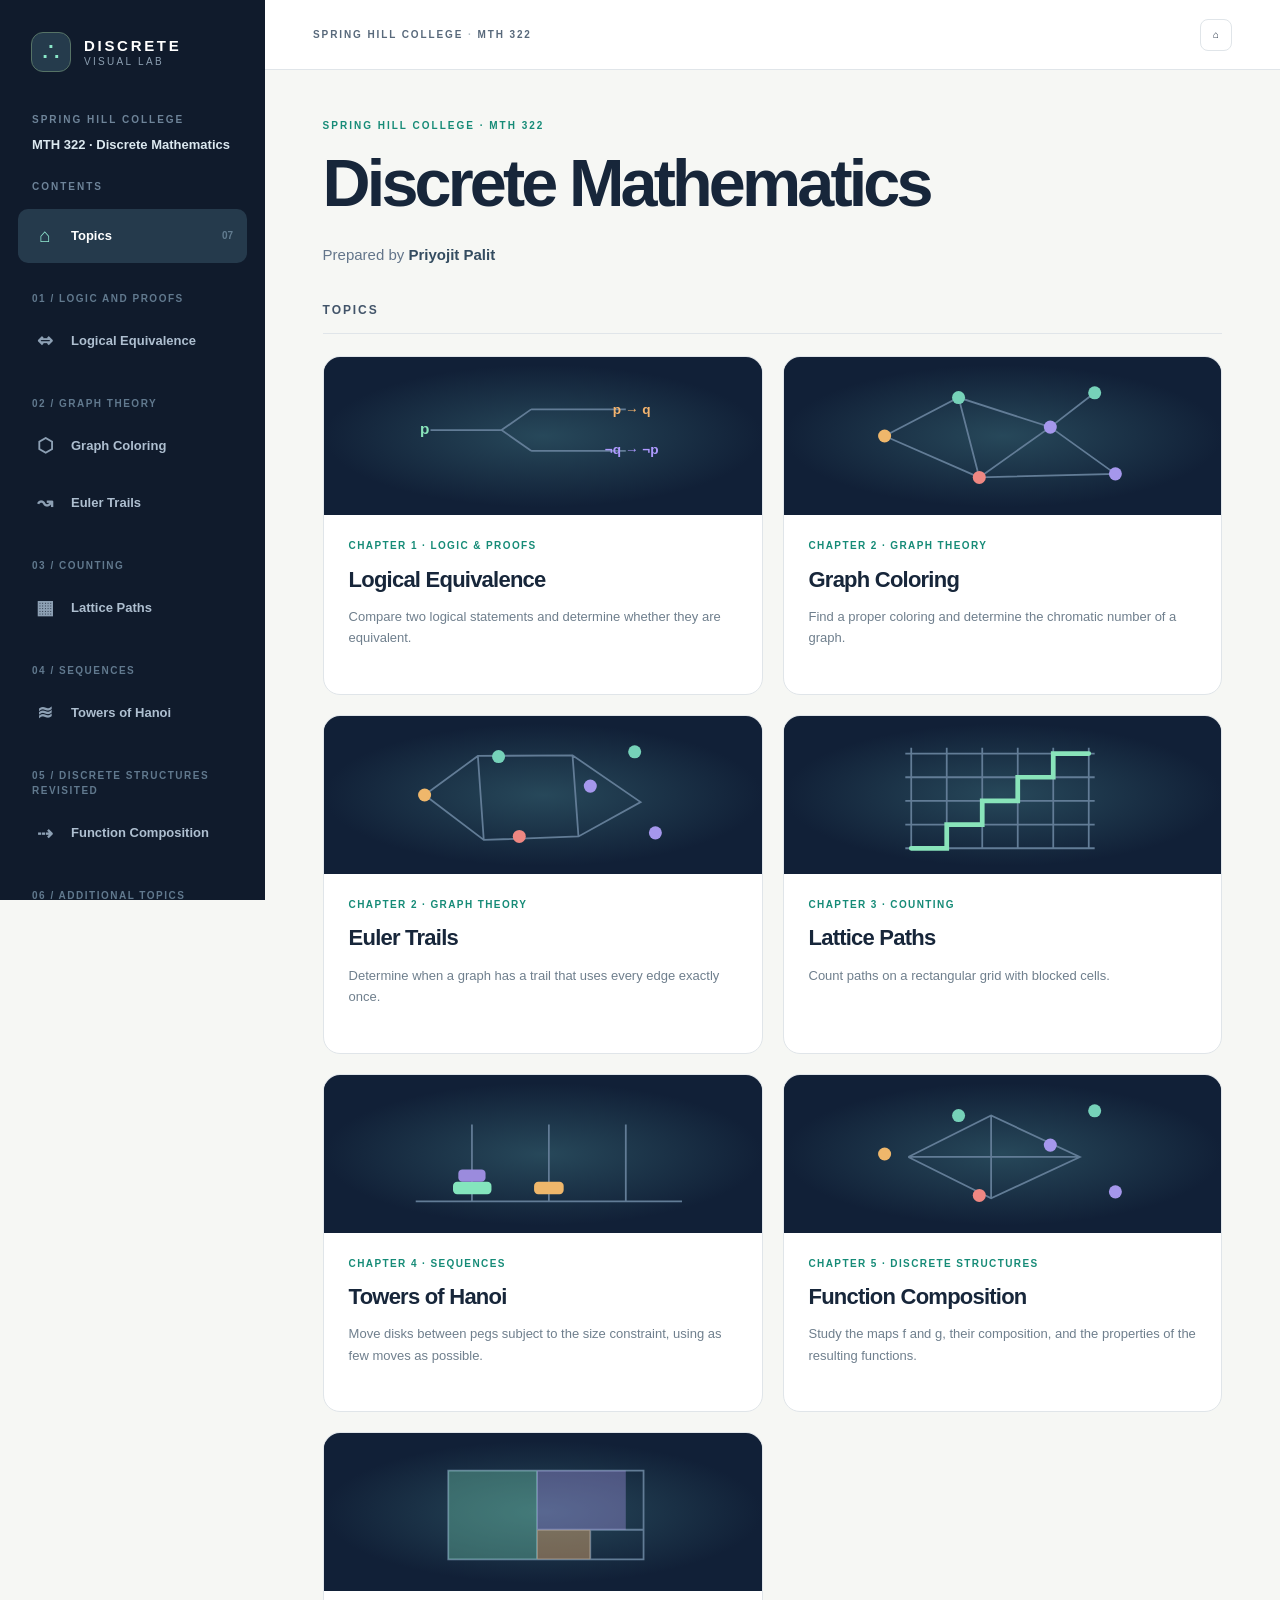
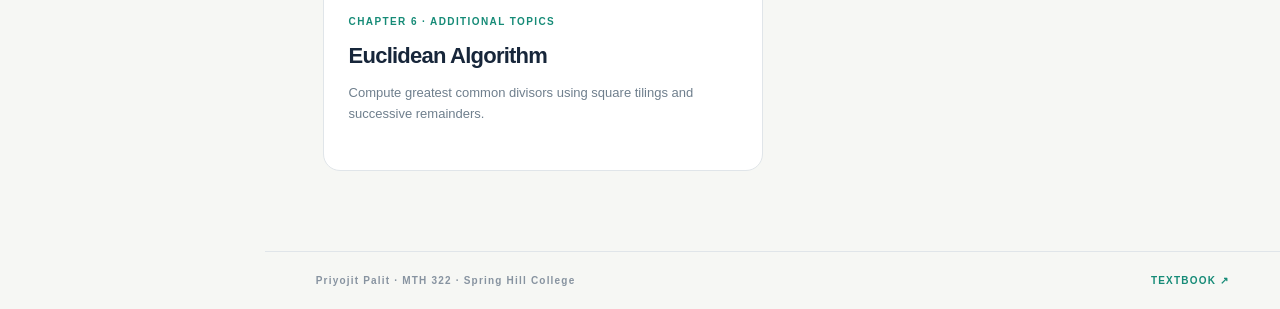
<file: index.html>
<!doctype html>
<html lang="en">
<head>
<meta charset="utf-8">
<meta name="viewport" content="width=device-width,initial-scale=1">
<meta name="theme-color" content="#0e1626">
<meta name="description" content="MTH 322 Discrete Mathematics course visualizations prepared by Priyojit Palit for Spring Hill College.">
<meta name="author" content="Priyojit Palit">
<meta property="og:title" content="MTH 322 — Discrete Mathematics | Spring Hill College">
<meta property="og:description" content="Course visualizations prepared by Priyojit Palit.">
<title>MTH 322 — Discrete Mathematics | Spring Hill College</title>
<link rel="stylesheet" href="styles.css">
<link rel="stylesheet" href="practice.css">
</head>
<body>
<div class="shell">
  <aside class="sidebar" id="sidebar">
    <a class="brand" href="#home" aria-label="Discrete Visual Lab home"><span class="brand-mark">∴</span><span><strong>DISCRETE</strong><small>VISUAL LAB</small></span></a>
    <div class="side-overline">SPRING HILL COLLEGE</div><div class="sidebar-course">MTH 322 · Discrete Mathematics</div><div class="side-overline side-contents">CONTENTS</div>
    <nav id="navigation" aria-label="Mathematics studios"></nav>
    <div class="sidebar-bottom"><strong>Priyojit Palit</strong><span class="sidebar-role">Spring Hill College</span><p>Textbook: <a href="https://discrete.openmathbooks.org/dmoi4/frontmatter.html" target="_blank" rel="noopener">Discrete Mathematics: An Open Introduction</a>, 4th ed., Oscar Levin.</p></div>
  </aside>
  <div class="shade" id="shade"></div>
  <div class="main-wrap">
    <header class="topbar"><button class="mobile-toggle" id="mobileToggle" aria-label="Open navigation">☰</button><span class="topbar-brand">SPRING HILL COLLEGE <span>·</span> MTH 322</span><span class="topbar-right"><button class="icon-button" id="homeBtn" title="Topics" aria-label="Topics">⌂</button></span></header>
    <main id="content" tabindex="-1"></main>
    <footer class="footer"><span>Priyojit Palit · MTH 322 · Spring Hill College</span><a href="https://discrete.openmathbooks.org/dmoi4/frontmatter.html" target="_blank" rel="noopener">TEXTBOOK ↗</a></footer>
  </div>
</div>
<script defer src="app.js"></script>
</body>
</html>
</file>
<file: styles.css>
:root{--navy:#101b2c;--navy2:#19273b;--light:#f6f7f4;--white:#fff;--ink:#17263a;--muted:#748195;--border:#e0e5e9;--teal:#168b77;--mint:#92ead2;--blue:#668ce2;--coral:#e97f76;--gold:#ebae5e;--violet:#9b8bdd;--canvas:#122037}
*{box-sizing:border-box}html{scroll-behavior:smooth}body{margin:0;background:var(--light);color:var(--ink);font:15px/1.55 Inter,ui-sans-serif,-apple-system,BlinkMacSystemFont,"Segoe UI",sans-serif}button,input,select{font:inherit}button{cursor:pointer}button:focus-visible,a:focus-visible,select:focus-visible,input:focus-visible{outline:3px solid #63b4dc;outline-offset:3px}a{color:inherit}.shell{display:flex;min-height:100vh}.sidebar{position:sticky;top:0;width:265px;flex:none;background:var(--navy);color:#dbe9f0;height:100vh;display:flex;flex-direction:column;padding:32px 18px 24px;overflow-y:auto;z-index:20}.brand{display:flex;align-items:center;gap:13px;text-decoration:none;color:#fff;margin:0 13px 40px}.brand-mark{width:40px;height:40px;background:#253b4c;color:#8ae8c8;display:grid;place-items:center;border:1px solid #567366;border-radius:12px;font-size:28px;line-height:1}.brand strong{display:block;font-size:15px;letter-spacing:.18em}.brand small{display:block;font-size:10px;letter-spacing:.23em;color:#8da0b2;margin-top:-3px}.side-overline{font-size:10px;letter-spacing:.2em;color:#6e8499;margin:0 14px 15px;font-weight:800}.side-heading{margin:28px 14px 8px;color:#61798e;letter-spacing:.15em;font-size:10px;font-weight:750;text-transform:uppercase}.navitem{width:100%;display:flex;align-items:center;gap:13px;text-decoration:none;color:#aebfd0;font-size:13px;font-weight:600;padding:12px 14px;border-radius:10px;margin-bottom:4px;transition:background .15s}.navitem:hover,.navitem.active{background:#253a4c;color:#fff}.navitem.active .navicon{color:var(--mint)}.navicon{width:26px;color:#8da0b4;text-align:center;font-size:19px}.navitem .count{margin-left:auto;color:#627c90;font-size:10px}.sidebar-bottom{margin-top:auto;border-top:1px solid #2b3a4c;padding:20px 11px 0;color:#91a3b5;font-size:11px;line-height:1.7}.sidebar-bottom p{margin:8px 0 0}.sidebar-bottom a{color:#a9dccd}.status-pip,.live-dot{display:inline-block;width:7px;height:7px;border-radius:50%;background:#65e2b5;margin-right:6px;box-shadow:0 0 0 3px #65e2b51c}.shade{display:none}.main-wrap{flex:1;min-width:0;display:flex;flex-direction:column}.topbar{height:70px;background:#fff;border-bottom:1px solid var(--border);display:flex;align-items:center;justify-content:space-between;padding:0 48px}.topbar-brand{font-size:10px;letter-spacing:.19em;font-weight:900;color:#58697b}.topbar-brand span{color:#b3bec6}.topbar-right{font-size:10px;letter-spacing:.15em;font-weight:800;color:#81909e;display:flex;align-items:center;gap:13px}.icon-button{border:1px solid var(--border);width:32px;height:32px;background:#fff;border-radius:8px;color:var(--ink)}.mobile-toggle{display:none;border:0;background:transparent;font-size:24px;color:var(--ink)}#content{width:100%;max-width:1470px;margin:0 auto;flex:1;padding:48px clamp(22px,4.5vw,76px) 80px}.footer{border-top:1px solid var(--border);padding:21px 5%;display:flex;align-items:center;justify-content:space-between;color:#8793a0;font-size:10px;font-weight:700;letter-spacing:.12em}.footer a{text-decoration:none;color:var(--teal)}.eyebrow{font-size:10px;font-weight:850;letter-spacing:.2em;text-transform:uppercase;color:var(--teal);margin:0 0 14px}.intro-head{max-width:930px}.intro-head h1{font-size:clamp(39px,5.2vw,72px);line-height:1.07;letter-spacing:-.058em;font-weight:780;margin:0 0 24px}.intro-head h1 em{font-family:Georgia,serif;font-weight:400;color:var(--teal)}.lede{font-size:17px;max-width:730px;color:#667588;line-height:1.8;margin:0}.home-statline{display:flex;gap:24px;flex-wrap:wrap;margin:35px 0 40px}.home-statline span{color:#677588;border-left:2px solid #a2d8c7;padding-left:14px;font-size:12px}.home-statline strong{color:#24374b}.section-heading{display:flex;align-items:center;justify-content:space-between;gap:12px;border-bottom:1px solid var(--border);padding-bottom:14px;margin-bottom:22px;color:#425469}.section-heading h2{font-size:12px;letter-spacing:.16em;text-transform:uppercase;margin:0}.section-heading span{color:#99a6af;font-size:12px}.tiles{display:grid;grid-template-columns:repeat(2,minmax(0,1fr));gap:20px}.tile{background:#fff;border:1px solid var(--border);border-radius:17px;overflow:hidden;text-decoration:none;display:block;transition:box-shadow .2s,transform .2s,border-color .2s}.tile:hover{transform:translateY(-3px);box-shadow:0 18px 42px #15263a16;border-color:#aac9c0}.tile-art{height:158px;background:#112037;position:relative;overflow:hidden;display:flex;align-items:center;justify-content:center}.tile-art svg{width:100%;height:100%}.tile-body{padding:23px 25px}.tile-index{font-size:10px;text-transform:uppercase;letter-spacing:.14em;font-weight:800;color:var(--teal)}.tile-body h3{font-size:22px;letter-spacing:-.035em;margin:9px 0}.tile-body p{font-size:13px;line-height:1.65;color:#6f7f8d;margin:0 0 21px;min-height:44px}.tile-link{font-size:12px;font-weight:850;letter-spacing:.04em;color:var(--teal)}.note-block{border:1px dashed #b8c8c6;border-radius:12px;background:#f0f5f1;padding:23px 27px;margin-top:26px;max-width:840px;font-size:13px;color:#667588}.note-block strong{color:#305e53}.crumb{color:#8492a1;letter-spacing:.1em;text-transform:uppercase;font-size:10px;font-weight:850;margin-bottom:17px}.crumb a{text-decoration:none;color:#637785}.lesson-head{margin:0 0 30px}.lesson-head h1{font-size:clamp(34px,4.1vw,53px);line-height:1.13;letter-spacing:-.055em;margin:0 0 12px}.lesson-head p{color:#607083;font-size:15px;max-width:810px;line-height:1.75;margin:0}.lesson-flags{display:flex;gap:9px;margin-top:20px;flex-wrap:wrap}.flag{border:1px solid #dae2e1;border-radius:999px;padding:5px 12px;font-size:10px;color:#536a69;font-weight:800;letter-spacing:.05em;background:#fff}.studio{border:1px solid #dfe6e9;border-radius:18px;overflow:hidden;background:#fff;box-shadow:0 7px 18px #13253908}.studio-titlebar{display:flex;align-items:center;justify-content:space-between;gap:15px;padding:15px 21px;background:#142239;color:#c2d4df}.studio-titlebar b{font-size:10px;letter-spacing:.15em}.studio-titlebar small{color:#839cae;font-size:11px}.stage{min-height:380px;background:var(--canvas);position:relative;overflow:hidden}.stage svg{display:block;width:100%;height:auto;max-height:570px;touch-action:none}.stage.split{display:grid;grid-template-columns:1.1fr .9fr}.stage .side-visual{border-left:1px solid #32445c;padding:25px;overflow:auto;color:#b7cede}.stage .side-visual h3{color:white;font-size:12px;letter-spacing:.15em;margin:0 0 16px;text-transform:uppercase}.studio-controls{display:grid;grid-template-columns:minmax(0,1fr) 270px;border-top:1px solid #e0e8eb}.control-pane{padding:25px;min-width:0}.insight-pane{border-left:1px solid #e5e9eb;background:#f8faf8;padding:26px}.insight-pane .small-head{font-size:10px;letter-spacing:.14em;color:#64897d;font-weight:850;text-transform:uppercase}.insight-pane h3{font-size:20px;line-height:1.25;margin:9px 0;color:#2a493e}.insight-pane p{font-size:13px;color:#6b7b85;line-height:1.7}.insight-pane .keyidea{border-top:1px solid #dfe7e3;padding-top:14px;margin-top:20px}.keyidea strong{font-size:11px;text-transform:uppercase;letter-spacing:.1em;color:#276c5b}.buttons{display:flex;flex-wrap:wrap;gap:9px;margin:0 0 14px}.btn{background:#fff;border:1px solid #d5e0e4;color:#314456;border-radius:9px;padding:10px 13px;font-size:12px;font-weight:750;min-height:40px;transition:background .12s}.btn:hover{border-color:#91b5a7;background:#f2faf6}.btn.primary{background:#187e70;color:#fff;border-color:#187e70}.btn.primary:hover{background:#116557}.btn.danger{color:#bd5757}.btn:disabled{opacity:.4;cursor:not-allowed}.btn.selected{border-color:#168b77;background:#e5f6ef;color:#0b7566}.control-group{display:flex;flex-wrap:wrap;gap:18px;align-items:flex-end;margin:0 0 18px}.field{display:flex;flex-direction:column;gap:7px;flex:1;min-width:125px}.field label,.control-label{color:#728190;text-transform:uppercase;font-size:10px;letter-spacing:.1em;font-weight:800}.field select,.field input[type=number]{width:100%;min-height:42px;border:1px solid #d8e1e6;border-radius:9px;padding:8px 11px;background:#fff;color:#2d4255}.field input[type=range]{width:100%;accent-color:var(--teal);height:31px}.readout{padding:13px 16px;border-radius:10px;background:#f3f8f5;border:1px solid #e1eee7;color:#355c4d;font-size:13px;line-height:1.65;min-height:53px}.readout strong{font-weight:850}.readout.warning{background:#fff3ef;border-color:#f7d9cc;color:#9d5642}.readout.notice{background:#edf4fb;border-color:#d5e3f2;color:#36648a}.metrics{display:flex;gap:8px;flex-wrap:wrap;margin-bottom:16px}.metric{padding:12px 15px;border:1px solid #e2e9e8;border-radius:11px;background:#fbfdfb;flex:1;min-width:95px}.metric small{display:block;font-size:10px;color:#8a98a3;text-transform:uppercase;letter-spacing:.08em;font-weight:800}.metric strong{display:block;font-size:23px;line-height:1.3;color:#25483f;letter-spacing:-.03em}.metric strong.coral{color:#c76561}.legend{display:flex;align-items:center;gap:15px;flex-wrap:wrap;font-size:11px;color:#607387;margin:10px 0 14px}.swatch{display:inline-block;width:10px;height:10px;border-radius:3px;margin-right:5px;vertical-align:middle}.palette{display:flex;gap:8px;align-items:center}.palette button{width:32px;height:32px;border:3px solid #fff;border-radius:50%;outline:1px solid #c4d0d0}.palette button.active{outline:3px solid #384e60}.palette small{color:#81909e;margin-left:5px;font-size:11px}.table-scroll{max-width:100%;overflow-x:auto}.truth-table{width:100%;border-collapse:collapse;font-size:13px;margin:10px 0}.truth-table th{color:#73848d;font-size:11px;text-align:center;letter-spacing:.05em}.truth-table td{border-top:1px solid #e5edef;text-align:center;padding:11px 6px;font-weight:700}.truth-table tr.focus{background:#def5ec}.truth-table tr.counterexample{background:#fff0e9}.truth-table button{border:none;background:#edf4f5;padding:6px 11px;border-radius:7px}.logic-switches{display:flex;gap:15px;align-items:center;flex-wrap:wrap;margin-bottom:14px}.switch{background:#20334b;color:white;border:1px solid #536579;min-width:88px;border-radius:10px;padding:12px 18px;font-size:14px;font-weight:800}.switch.on{background:#126b5c;border-color:#53c1a5}.logic-diagram{display:flex;align-items:center;justify-content:center;flex-wrap:wrap;gap:16px;min-height:230px;padding:30px;color:#c4d7de}.logic-box{border:1px solid #486076;border-radius:13px;padding:20px;min-width:110px;text-align:center}.logic-box strong{font-size:26px;color:white;display:block}.logic-box small{font-size:10px;text-transform:uppercase;letter-spacing:.1em}.logic-box.result{border-color:#85e6c7;background:#244c46}.logic-arrow{color:#7795a6;font-size:27px}.barred{color:#f0988c}.helper{color:#82909c;font-size:12px;margin:12px 0}.challenge{border-left:3px solid #d3a058;padding-left:14px;margin:15px 0;font-size:12px;color:#6c7880}.detail-panel{border-top:1px solid var(--border);padding:18px 25px 24px;font-size:13px;color:#657789;line-height:1.65}.detail-panel strong{color:#2f5a50}.detail-panel summary{cursor:pointer;color:#2c6e61;font-weight:850}.about-link{margin-top:24px;font-size:12px;color:#72808d}.about-link a{color:var(--teal)}.chip{background:#e1f2e9;padding:3px 9px;border-radius:5px;color:#247b65;font-size:12px;font-weight:800}.svg-click{cursor:pointer}.svg-grab{cursor:grab}.svg-grab:active{cursor:grabbing}.cellnum{font:700 18px ui-monospace,Consolas,monospace}.noscroll{overflow:hidden}@media(max-width:1190px){.sidebar{width:235px}.studio-controls{grid-template-columns:minmax(0,1fr) 238px}.topbar{padding:0 25px}#content{padding:35px 30px 60px}}@media(max-width:850px){.sidebar{position:fixed;left:0;top:0;transform:translateX(-110%);transition:transform .2s;height:100dvh;box-shadow:0 20px 60px #0003}.sidebar.open{transform:none}.shade.show{display:block;position:fixed;inset:0;background:#07132499;z-index:19}.mobile-toggle{display:block}.topbar{height:60px}.topbar-right{font-size:0}.topbar-right .live-dot{display:none}.studio-controls{grid-template-columns:1fr}.insight-pane{border-left:0;border-top:1px solid #e1e9e7}.tiles{grid-template-columns:1fr 1fr}.stage{min-height:290px}}@media(max-width:630px){.tiles{grid-template-columns:1fr}.intro-head h1{font-size:39px}#content{padding:30px 15px 50px}.topbar{padding:0 15px}.studio-titlebar{padding:14px}.studio-titlebar small{display:none}.control-pane,.insight-pane{padding:18px}.lesson-head h1{font-size:33px}.stage{min-height:230px}.stage.split{grid-template-columns:1fr}.footer{gap:12px;flex-wrap:wrap}.tile-art{height:145px}.home-statline{gap:12px}.control-group{gap:10px}.field{min-width:120px}.truth-table{font-size:11px}.truth-table td{padding:10px 3px}.logic-box{min-width:86px;padding:13px}.logic-box strong{font-size:21px}}

/* Spring Hill College course identification */
.sidebar-course{font-size:13px;color:#dce9f0;font-weight:650;margin:-8px 14px 24px;letter-spacing:0}
.side-contents{margin-top:0}
.sidebar-bottom strong{display:block;color:#e4f0f6;font-size:12px;font-weight:650}
.sidebar-role{display:block;margin-top:2px;color:#a1b4c3}
.course-byline{font-size:15px;color:#63758a;margin:0 0 34px;line-height:1.6}
.course-byline strong{color:#344c60;font-weight:700}
@media(max-width:630px){.topbar-brand{font-size:9px;letter-spacing:.07em}.course-byline{margin-bottom:25px}}

/* Course activity controls */
.palette-controls{display:flex;align-items:center;gap:10px;flex-wrap:wrap;margin:0 0 16px;font-size:12px;font-weight:700;color:#50667a}
.palette-choice{width:36px;height:36px;border:2px solid #9eafb9;border-radius:50%;color:#182c38;font-weight:900}.palette-choice.chosen{outline:3px solid #244e65;outline-offset:2px}
.math-recursion,.mapping-diagnostics{padding:17px 25px;border-top:1px solid #e0e8eb;background:#fafcfa;font-size:13px;color:#425866}.math-recursion ol{padding-left:23px}.math-recursion li{padding:3px 0}
.mapping-diagnostics p{margin:7px 0}.mapping-legend{font-size:12px;color:#627789;margin:8px 0}.form-error{color:#b14b40;font-weight:700}
.formula-builder{border:1px solid #dbe8df;border-radius:10px;padding:13px;margin:12px 0}.formula-builder strong{display:block;font-size:13px;margin-bottom:10px}.formula-fields{display:flex;gap:13px;flex-wrap:wrap;align-items:center;margin-bottom:11px}.formula-fields label{font-size:13px}
.quotient-prompt{background:#ecf7f1;padding:14px;border:1px solid #cfe5d7;border-radius:10px;margin:14px 0}.quotient-prompt label{font-size:13px;font-weight:700;display:block;margin-bottom:9px}.quotient-prompt input{max-width:180px;border:1px solid #aac6ba;border-radius:7px;padding:10px;font:inherit}.math-note{font-size:13px;line-height:1.6;margin:8px 0;color:#486b56}.division-line{padding:7px 10px;border-bottom:1px solid #dfe9e6;font:600 13px ui-monospace,monospace}
@media(max-width:600px){.palette-choice{min-width:38px}.math-recursion,.mapping-diagnostics{padding:16px}.formula-fields{gap:8px}}
</file>
<file: practice.css>
/* Problem-generation controls, separate from the mathematical diagram. */
.practice-toolbar{background:#f8fbfa;border-bottom:1px solid #dfe9e7;padding:18px 24px 16px;color:#294759}
.practice-main{display:flex;align-items:center;gap:9px;flex-wrap:wrap}
.practice-field{display:inline-flex;align-items:center;gap:9px;font-size:12px;font-weight:750;color:#596e7b}
.practice-field select{min-height:40px;border:1px solid #cbdcd8;background:#fff;border-radius:9px;padding:0 30px 0 10px;color:#294759}
.practice-toolbar .btn{margin:0}
.practice-code{margin-left:auto;border:1px solid #d3e1db;background:#fff;padding:6px 10px;border-radius:7px;color:#667781;font:700 12px ui-monospace,Consolas,monospace;letter-spacing:.04em}
.practice-goal{font-size:12px;color:#506b72;margin:10px 0 0}
.practice-notice:not(:empty){display:block;font-size:12px;color:#1b755d;margin-top:8px;overflow-wrap:anywhere}
@media(max-width:650px){.practice-toolbar{padding:14px 16px}.practice-main{gap:8px}.practice-code{margin-left:0}.practice-field{width:100%;justify-content:space-between;margin-bottom:4px}.practice-main .btn{flex:1}}
</file>
